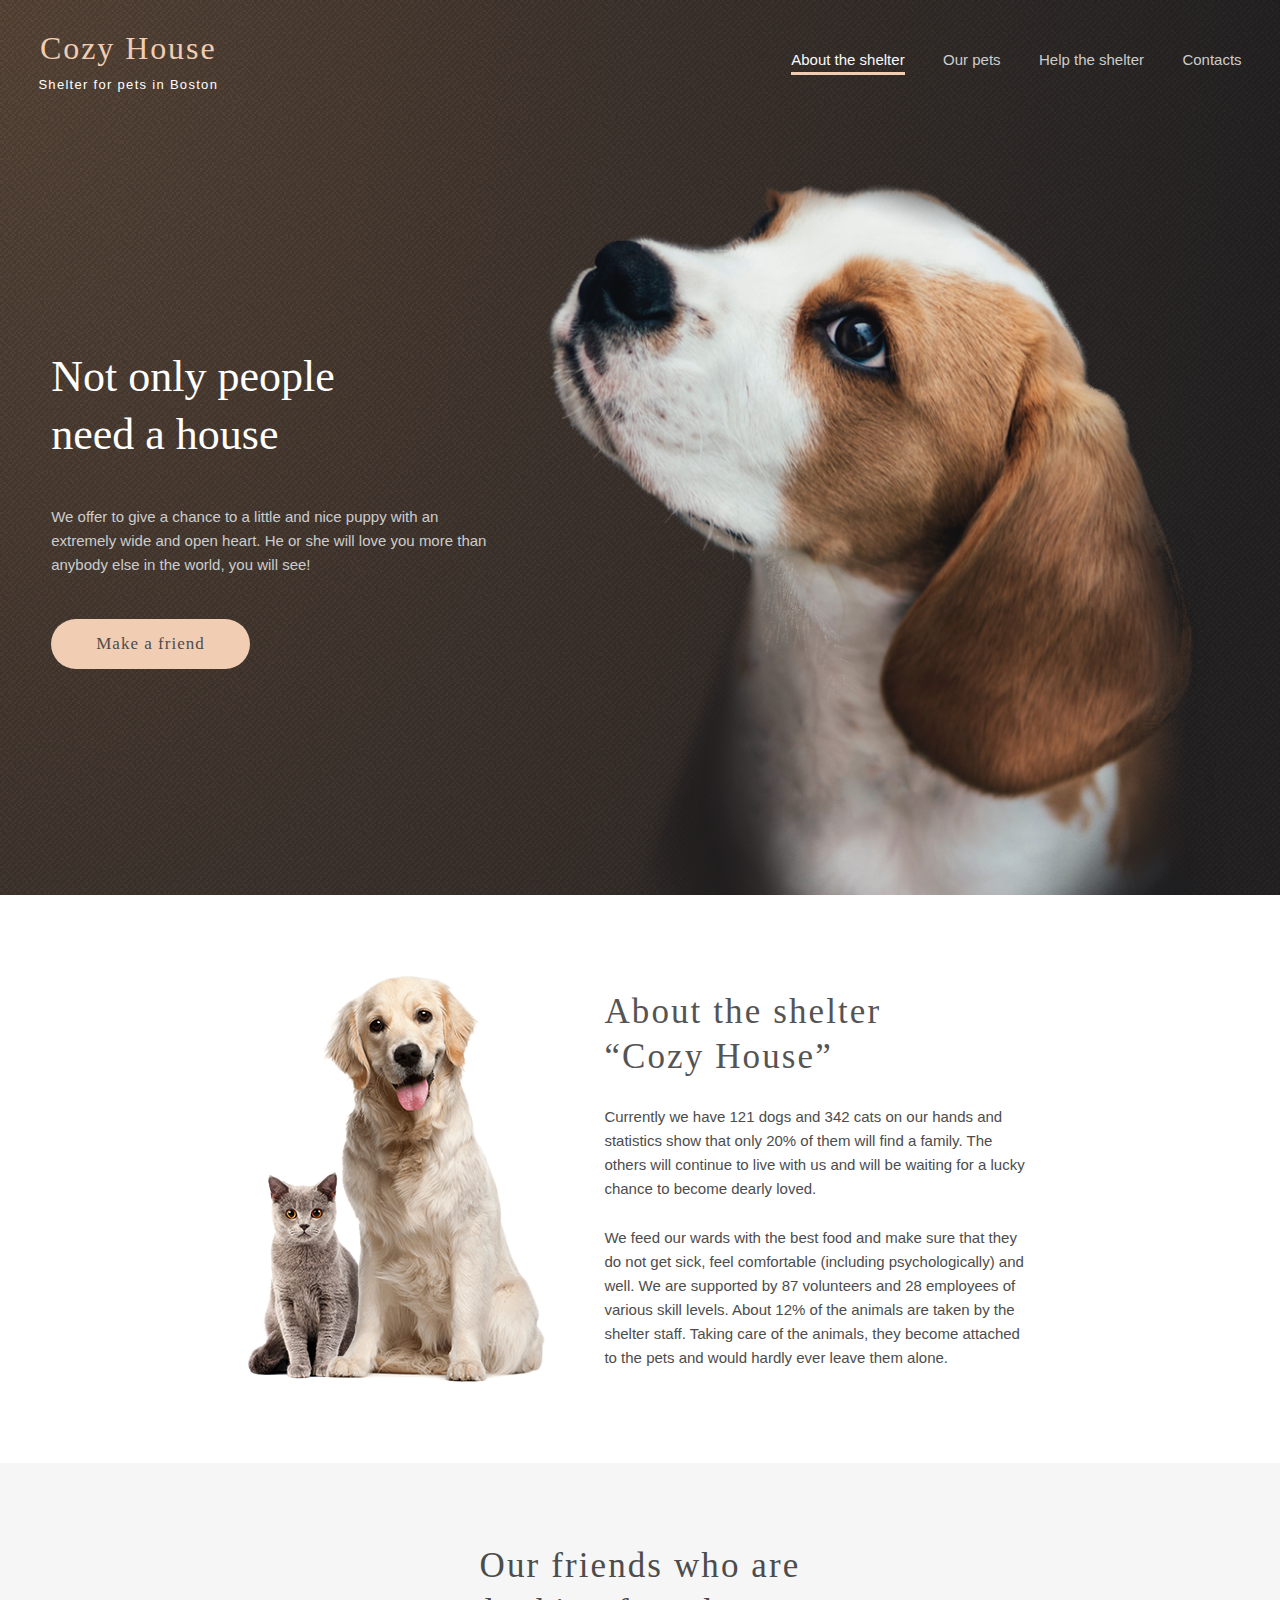
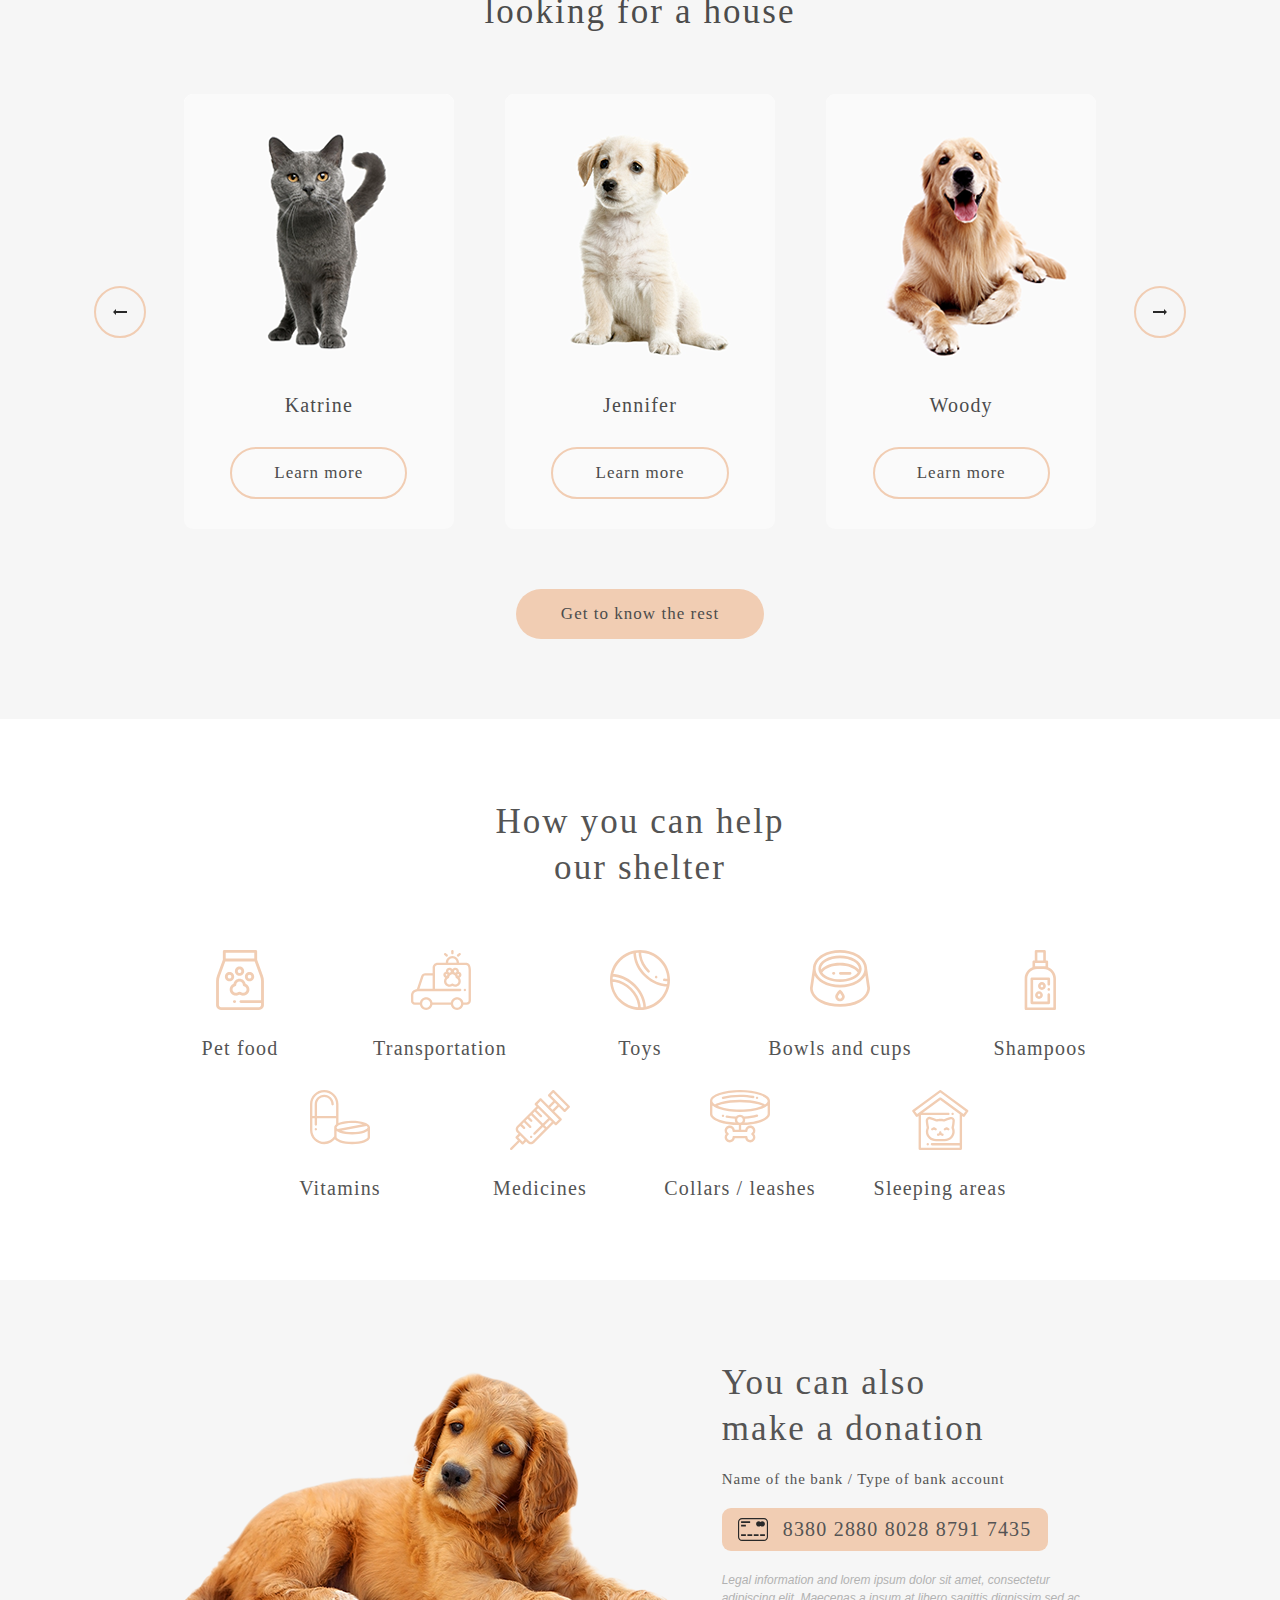
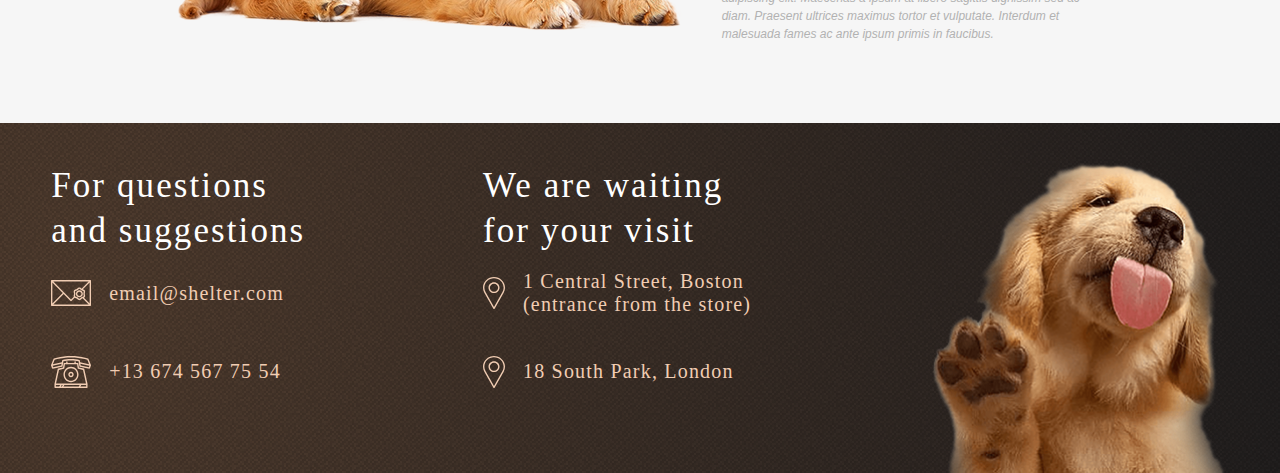
<file: shelter-v2/index.html>
<!DOCTYPE html>
<html lang="en">

<head>
    <meta charset="UTF-8">
    <meta http-equiv="X-UA-Compatible" content="IE=edge">
    <meta name="viewport" content="width=device-width, initial-scale=1.0">
    <title>Shelter v2</title>
    <link rel="icon" type="image/x-icon" href="favicon.ico">
    <link rel="stylesheet" href="./css/main.css">
</head>

<body>
    <header class="header">
        <div class="container">

            <nav class="header__nav">

                <a href="#">
                    <div class="logo">
                        <div class="logo__title">Cozy House</div>
                        <div class="logo__text">Shelter for pets in Boston</div>
                    </div>
                </a>

                <ul id="nav-menu" class="nav-links">
                    <li class="nav-links__item nav-links__item--active">About the shelter</li>
                    <li class="nav-links__item"><a href="javascript:void(0);">Our pets</a></li>
                    <li class="nav-links__item"><a href="#help">Help the shelter</a></li>
                    <li class="nav-links__item"><a href="#contacts">Contacts</a></li>
                </ul>

                <div id="menu-btn" class="nav-menu"><img src="./assets/icons/burger.svg" alt="burger"></div>

            </nav>

            <section class="header__content">

                <div class="header__column">
                    <h1>Not only people need a house</h1>
                    <p>We offer to give a chance to a little and nice puppy with an extremely wide and open heart. He or
                        she will love you more than anybody else in the world, you will see!</p>
                    <a class="button" href="#makefriend">Make a friend</a>
                </div>
                <div class="image">
                    <img src="./assets/start-screen-puppy.png" alt="dog">
                </div>

            </section>
        </div>
    </header>

    <main>
        <section class="about">
            <div class="container">
                <div class="about__content">
                    <div class="image">
                        <img src="./assets/about-pets.png" alt="Dogs">
                    </div>
                    <div>
                        <h3>About the shelter<br>“Cozy House”</h3>
                        <p>Currently we have 121 dogs and 342 cats on our hands and statistics show that only 20% of
                            them
                            will
                            find a family. The others will continue to live with us and will be waiting for a lucky
                            chance
                            to
                            become
                            dearly loved.</p>
                        <p>We feed our wards with the best food and make sure that they do not get sick, feel
                            comfortable
                            (including psychologically) and well. We are supported by 87 volunteers and 28 employees of
                            various
                            skill
                            levels. About 12% of the animals are taken by the shelter staff. Taking care of the animals,
                            they
                            become
                            attached to the pets and would hardly ever leave them alone.</p>
                    </div>
                </div>
            </div>
        </section>

        <section class="friends">
            <div class="container">
                <div class="friends__content">
                    <h3><a id="makefriend"></a>Our friends who are looking for a house</h3>
                    <div class="slider">

                        <div class="btnRound left">
                            <img src="./assets/icons/arrow-left.svg" alt="left arrow">
                        </div>

                        <div class="card card1">
                            <img src="./assets/pets/pets-katrine.png" alt="pet">
                            <h4>Katrine</h4>
                            <a class="button button--outline">Learn more</a>
                        </div>
                        <div class="card card2">
                            <img src="./assets/pets/pets-jennifer.png" alt="pet">
                            <h4>Jennifer</h4>
                            <a class="button button--outline">Learn more</a>
                        </div>
                        <div class="card card3">
                            <img src="./assets/pets/pets-woody.png" alt="pet">
                            <h4>Woody</h4>
                            <a class="button button--outline">Learn more</a>
                        </div>

                        <div class="btnRound right">
                            <img src="./assets/icons/arrow-right.svg" alt="right arrow">
                        </div>

                    </div>
                    <a class="button" href="javascript:void(0);">Get to know the rest</a>
                </div>
            </div>
        </section>

        <section class="help">
            <div class="container">
                <div class="help__content">
                    <h3><a id="help"></a>How you can help our shelter</h3>
                    <div class="help-list">
                        <div class="help-list__item">
                            <img src="./assets/icons/food.svg" alt="">
                            <h4>Pet food</h4>
                        </div>
                        <div class="help-list__item">
                            <img src="./assets/icons/transport.svg" alt="">
                            <h4>Transportation</h4>
                        </div>
                        <div class="help-list__item">
                            <img src="./assets/icons/toys.svg" alt="">
                            <h4>Toys</h4>
                        </div>
                        <div class="help-list__item">
                            <img src="./assets/icons/bowls-and-cups.svg" alt="">
                            <h4>Bowls and cups</h4>
                        </div>
                        <div class="help-list__item">
                            <img src="./assets/icons/shampoos.svg" alt="">
                            <h4>Shampoos</h4>
                        </div>
                        <div class="help-list__item">
                            <img src="./assets/icons/vitamins.svg" alt="">
                            <h4>Vitamins</h4>
                        </div>
                        <div class="help-list__item">
                            <img src="./assets/icons/medicines.svg" alt="">
                            <h4>Medicines</h4>
                        </div>
                        <div class="help-list__item">
                            <img src="./assets/icons/collars-or-leashes.svg" alt="">
                            <h4>Collars / leashes</h4>
                        </div>
                        <div class="help-list__item">
                            <img src="./assets/icons/sleeping-area.svg" alt="">
                            <h4>Sleeping areas</h4>
                        </div>
                    </div>
                </div>
            </div>
        </section>

        <section class="donat">
            <div class="container">
                <div class="donat__content">
                    <div class="image">
                        <img src="./assets/donation-dog.png" alt="Dog">
                    </div>
                    <div>
                        <h3>You can also<br>make a donation</h3>
                        <h5>Name of the bank / Type of bank account</h5>
                        <a href="javascript:void(0);" class="button button--small">
                            <img class="button__icon" src="./assets/icons/credit-card.svg" alt="credit card">
                            8380 2880 8028 8791 7435</a>
                        <p>Legal information and lorem ipsum dolor sit amet, consectetur adipiscing
                            elit.
                            Maecenas a ipsum
                            at libero sagittis dignissim sed ac diam. Praesent ultrices maximus tortor et vulputate.
                            Interdum et malesuada fames ac ante ipsum primis in faucibus.</p>
                    </div>
                </div>
            </div>
        </section>

    </main>

    <footer class="footer">
        <div class="container">
            <div class="footer__content">
                <div class="footer__column">
                    <h3><a id="contacts"></a>For questions<br>and suggestions</h3>
                    <div class="footer__line">
                        <img src="./assets/icons/mail.svg" alt="email">
                        <a href="mailto:email@shelter.com">email@shelter.com</a>
                    </div>
                    <div class="footer__line">
                        <img src="./assets/icons/phone.svg" alt="phone">
                        <a href="tel:136745677554">+13 674 567 75 54</a>
                    </div>
                </div>

                <div class="footer__column">
                    <h3>We are waiting<br>for your visit</h3>
                    <div class="footer__line">
                        <img src="./assets/icons/pin.svg" alt="email">
                        <a href="https://goo.gl/maps/95ohHWCpJMTphXge6" target="_blank">1 Central Street,
                            Boston<br>(entrance from the store)</a>
                    </div>
                    <div class="footer__line">
                        <img src="./assets/icons/pin.svg" alt="email">
                        <a href="https://goo.gl/maps/D43TNp5S1LWpiRDJ7" target="_blank">18 South Park, London</a>
                    </div>
                </div>

                <div class="image">
                    <img class="footer__dog" src="./assets/footer-puppy.png" alt="Dog">
                </div>
            </div>
        </div>
    </footer>

    <script src="script.js"></script>
</body>

</html>
</file>
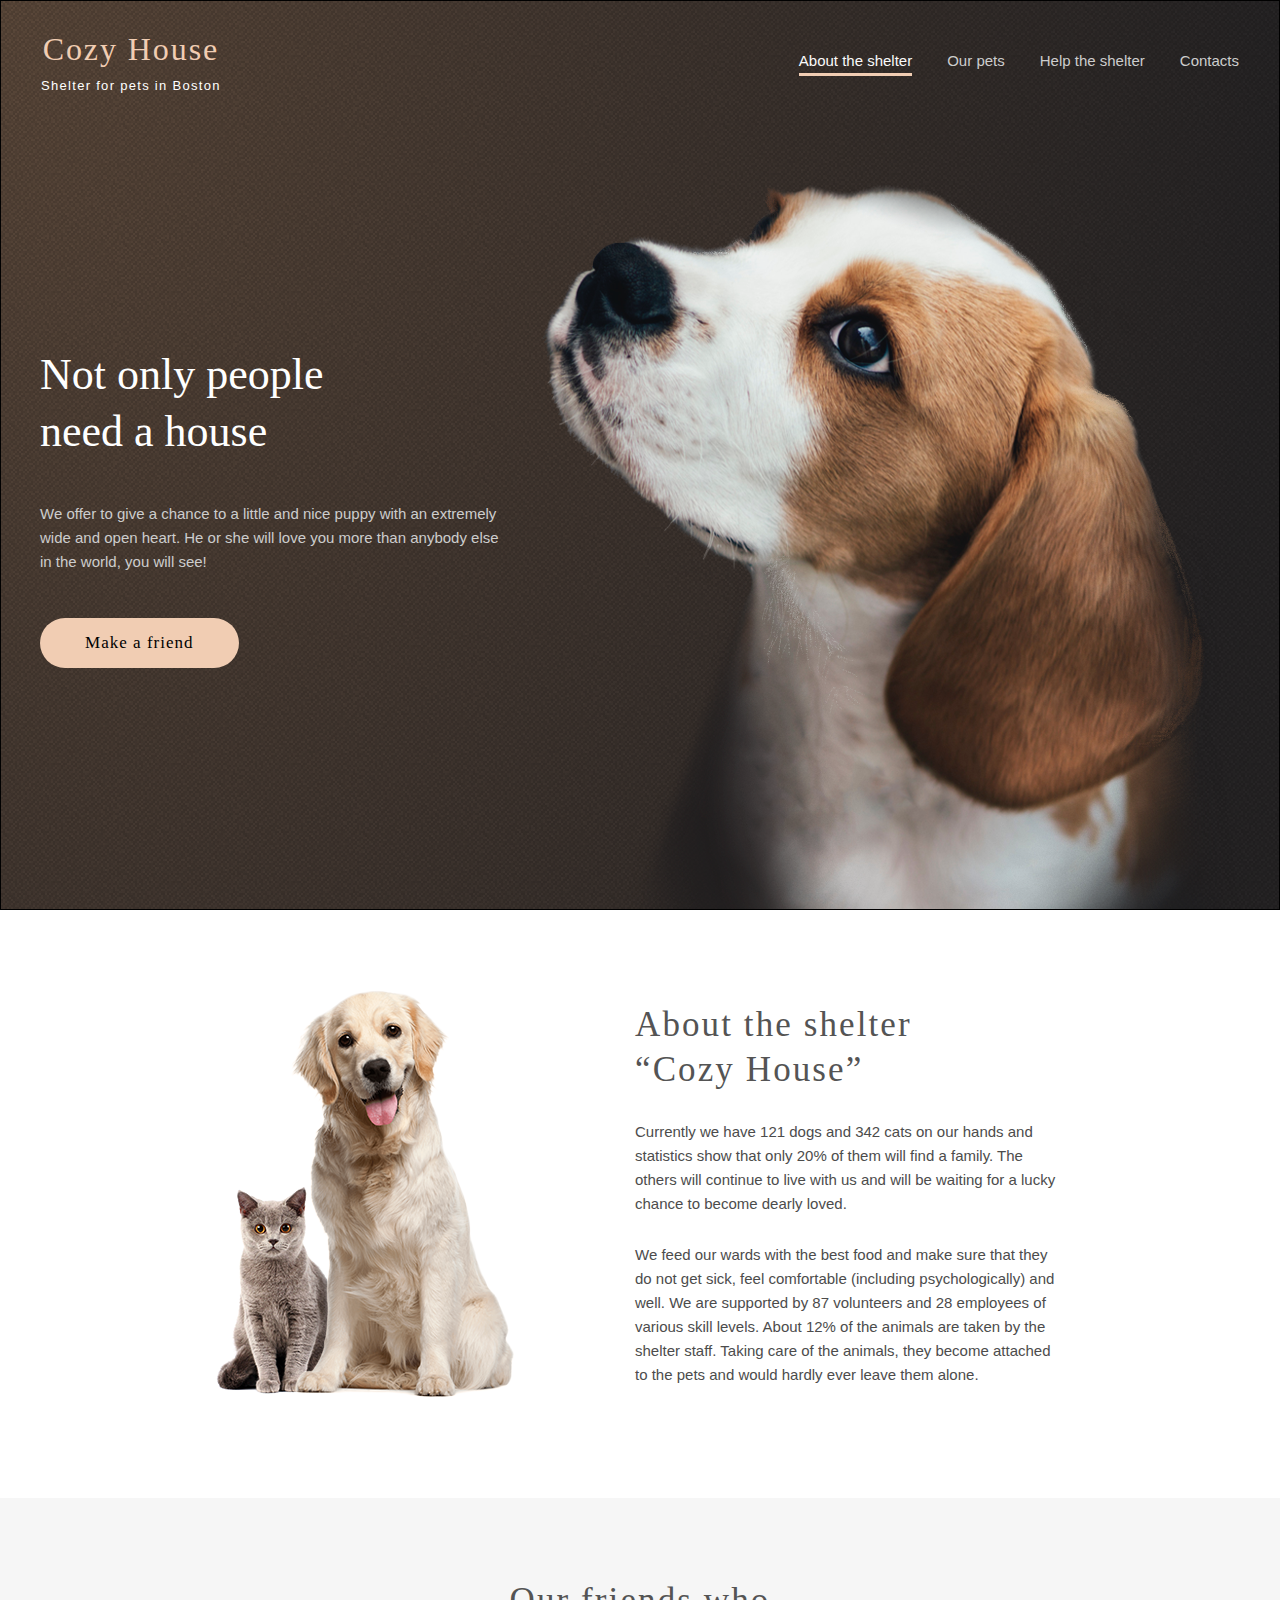
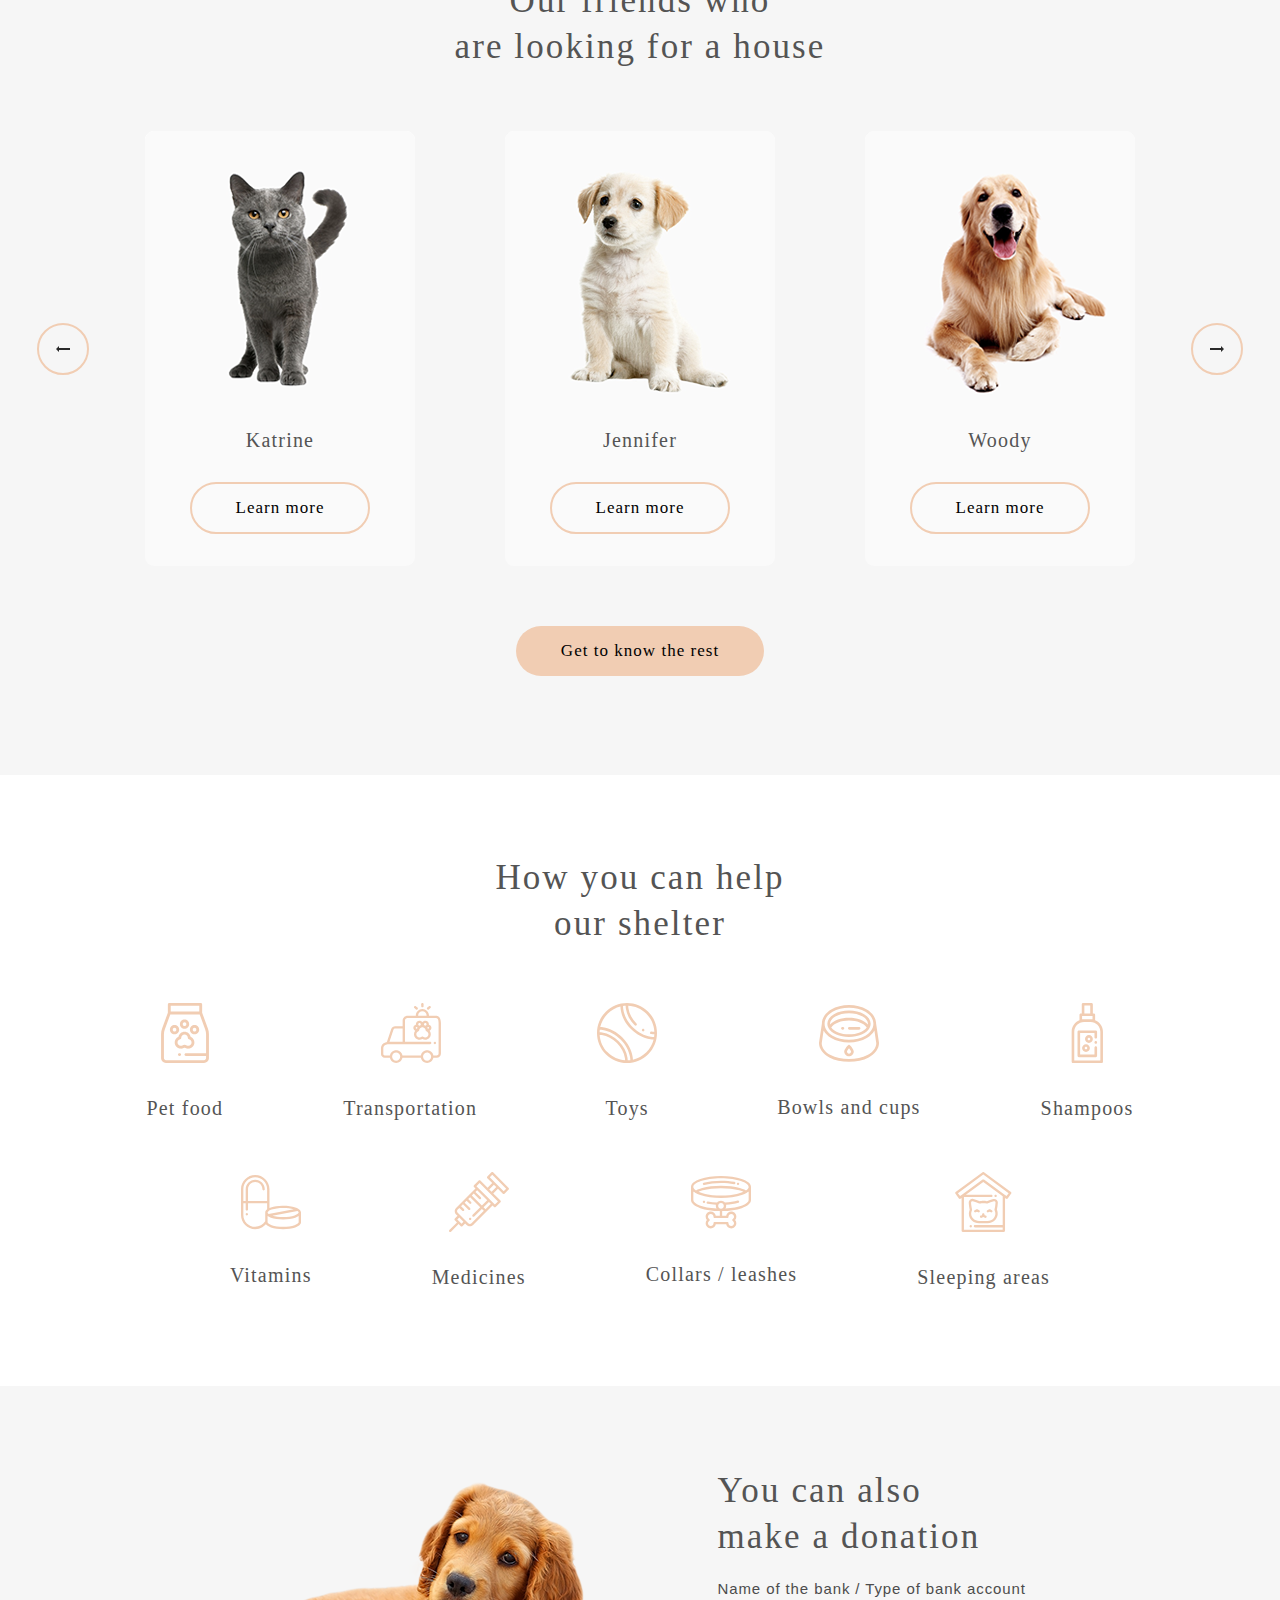
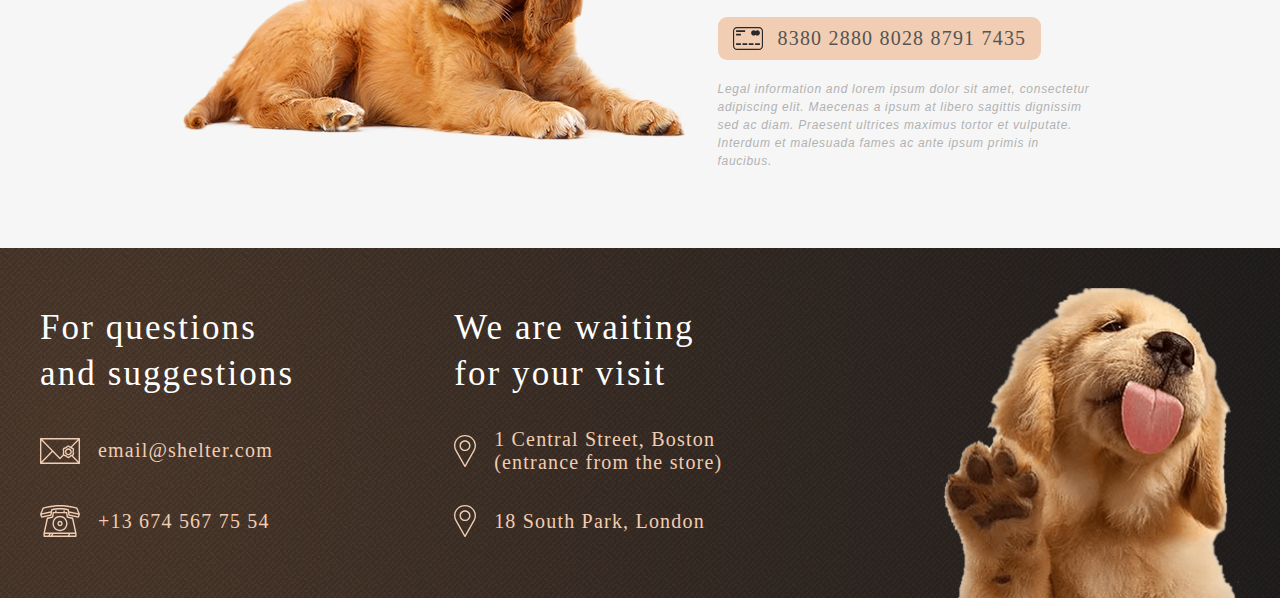
<file: shelter/index.html>
<!DOCTYPE html>
<html lang="en">

<head>
    <meta charset="UTF-8">
    <meta name="viewport" content="width=device-width, initial-scale=1.0">
    <title>Main Shelter 1 Fixed</title>
    <link rel="stylesheet" href="style.css">
    <link rel="apple-touch-icon" sizes="180x180" href="/apple-touch-icon.png">
    <link rel="icon" type="image/png" sizes="32x32" href="/favicon-32x32.png">
    <link rel="icon" type="image/png" sizes="16x16" href="/favicon-16x16.png">
    <link rel="manifest" href="/site.webmanifest">
</head>

<body>
    <div class="startScreen-bg">
        <div class="startScreen container">

            <div class="header">
                <a href="#">
                    <div class="logo">
                        <div class="logo__title">Cozy House</div>
                        <div class="logo__text">Shelter for pets in Boston</div>
                    </div>
                </a>
                <div class="navigation">
                    <ul class="navigation__list">
                        <li class="navigation__item navigation__item--active">About the shelter</li>
                        <li class="navigation__item"><a href="./pets.html">Our pets</a></li>
                        <li class="navigation__item"><a href="#help">Help the shelter</a></li>
                        <li class="navigation__item"><a href="#contacts">Contacts</a></li>
                    </ul>
                </div>
            </div>

            <div class="startScreen__content">
                <div class="startScreen__text">
                    <h1>Not only people<br>need a house</h1>
                    <p>We offer to give a chance to a little and nice puppy with an extremely wide and open heart. He or
                        she will love you more than anybody else in the world, you will see!</p>
                    <a class="button" href="#makefriend">Make a friend</a>
                </div>
                <img src="./assets/start-screen-puppy.png" alt="Big Dog">
            </div>
        </div>
    </div>
    <div class="aboutScreen">
        <div class="aboutScreen__content">
            <img src="./assets/about-pets.png" alt="Dogs">
            <div class="aboutScreen__text">
                <h3 class="aboutScreen__title">About the shelter “Cozy House”</h3>
                <p>Currently we have 121 dogs and 342 cats on our hands and statistics show that only 20% of them
                    will
                    find a family. The others will continue to live with us and will be waiting for a lucky chance
                    to
                    become
                    dearly loved.</p>
                <p>We feed our wards with the best food and make sure that they do not get sick, feel comfortable
                    (including psychologically) and well. We are supported by 87 volunteers and 28 employees of
                    various
                    skill
                    levels. About 12% of the animals are taken by the shelter staff. Taking care of the animals,
                    they
                    become
                    attached to the pets and would hardly ever leave them alone.</p>
            </div>
        </div>
    </div>

    <div class="petsScreen">
        <a id="makefriend"></a>
        <div class="petsScreen__content">
            <h3 class="petsScreen__title">Our friends who<br>
                are looking for a house</h3>

            <div class="petsScreen__slider">
                <div class="btnRound">
                    <img src="./assets/Arrow.svg" alt="left arrow">
                </div>
                <div class="petsScreen__cards">

                    <div class="card">
                        <img src="./assets/pets/pets-katrine.png" alt="pet">
                        <h4>Katrine</h4>
                        <button class="button button--outline">Learn more</button>
                    </div>
                    <div class="card">
                        <img src="./assets/pets/pets-jennifer.png" alt="pet">
                        <h4>Jennifer</h4>
                        <button class="button button--outline">Learn more</button>
                    </div>
                    <div class="card">
                        <img src="./assets/pets/pets-woody.png" alt="pet">
                        <h4>Woody</h4>
                        <button class="button button--outline">Learn more</button>
                    </div>

                </div>
                <div class="btnRound">
                    <img class="arrow--rotate" src="./assets/Arrow.svg" alt="right arrow">
                </div>

            </div>
            <a class="button" href="./pets.html">Get to know the rest</a>
        </div>
    </div>

    <div class="helpScreen-bg">
        <div class="helpScreen container">
            <a id="help"></a>
            <h3 class="helpScreen__title">How you can help<br> our shelter</h3>
            <div class="helpScreen__cards">
                <div class="smallCard">
                    <img src="./assets/food.svg" alt="">
                    <h4>Pet food</h4>
                </div>
                <div class="smallCard">
                    <img src="./assets/transport.svg" alt="">
                    <h4>Transportation</h4>
                </div>
                <div class="smallCard">
                    <img src="./assets/toys.svg" alt="">
                    <h4>Toys</h4>
                </div>
                <div class="smallCard">
                    <img src="./assets/bowls-and-cups.svg" alt="">
                    <h4>Bowls and cups</h4>
                </div>
                <div class="smallCard">
                    <img src="./assets/shampoos.svg" alt="">
                    <h4>Shampoos</h4>
                </div>
                <div class="smallCard">
                    <img src="./assets/vitamins.svg" alt="">
                    <h4>Vitamins</h4>
                </div>
                <div class="smallCard">
                    <img src="./assets/medicines.svg" alt="">
                    <h4>Medicines</h4>
                </div>
                <div class="smallCard">
                    <img src="./assets/collars-or-leashes.svg" alt="">
                    <h4>Collars / leashes</h4>
                </div>
                <div class="smallCard">
                    <img src="./assets/sleeping-area.svg" alt="">
                    <h4>Sleeping areas</h4>
                </div>
            </div>
        </div>
    </div>

    <div class="donationScreen-bg">
        <div class="donationScreen container">
            <div class="donationScreen__content">
                <img src="./assets/donation-dog.png" alt="Dogs">
                <div class="donationScreen__text">
                    <h3 class="donationScreen__title">You can also<br>make a donation</h3>
                    <p>Name of the bank / Type of bank account</p>
                    <a href="#" class="button button--small">
                        <img class="button__icon" src="./assets/credit-card.svg" alt="credit card">
                        8380 2880 8028 8791 7435</a>
                    <p class="addInfo">Legal information and lorem ipsum dolor sit amet, consectetur adipiscing
                        elit.
                        Maecenas a ipsum
                        at libero sagittis dignissim sed ac diam. Praesent ultrices maximus tortor et vulputate.
                        Interdum et malesuada fames ac ante ipsum primis in faucibus.</p>
                </div>
            </div>
        </div>
    </div>


    <div class="footer-bg">
        <div class="footer container">
            <a id="contacts"></a>
            <div class="footer__column">
                <h3 class="footer__title">
                    For questions<br>and suggestions
                </h3>
                <div class="footer__text">
                    <img class="footer__icon" src="./assets/mail.svg" alt="email">
                    <a href="mailto:email@shelter.com">email@shelter.com</a>
                </div>
                <div class="footer__text">
                    <img class="footer__icon" src="./assets/phone.svg" alt="email">
                    <a href="tel:+136745677554">+13 674 567 75 54</a>
                </div>
            </div>
            <div class="footer__column">
                <h3 class="footer__title">
                    We are waiting<br>for your visit
                </h3>
                <div class="footer__text">
                    <img class="footer__icon" src="./assets/pin.svg" alt="email">
                    <a href="https://goo.gl/maps/95ohHWCpJMTphXge6" target="_blank">1 Central Street,
                        Boston<br>(entrance from the store)</a>
                </div>
                <div class="footer__text">
                    <img class="footer__icon" src="./assets/pin.svg" alt="email">
                    <a href="https://goo.gl/maps/D43TNp5S1LWpiRDJ7" target="_blank">18 South Park, London</a>
                </div>
            </div>
            <img class="footer__dog" src="./assets/footer-puppy.png" alt="Dog">
        </div>
    </div>
    <script src="./index.js"></script>
</body>

</html>
</file>
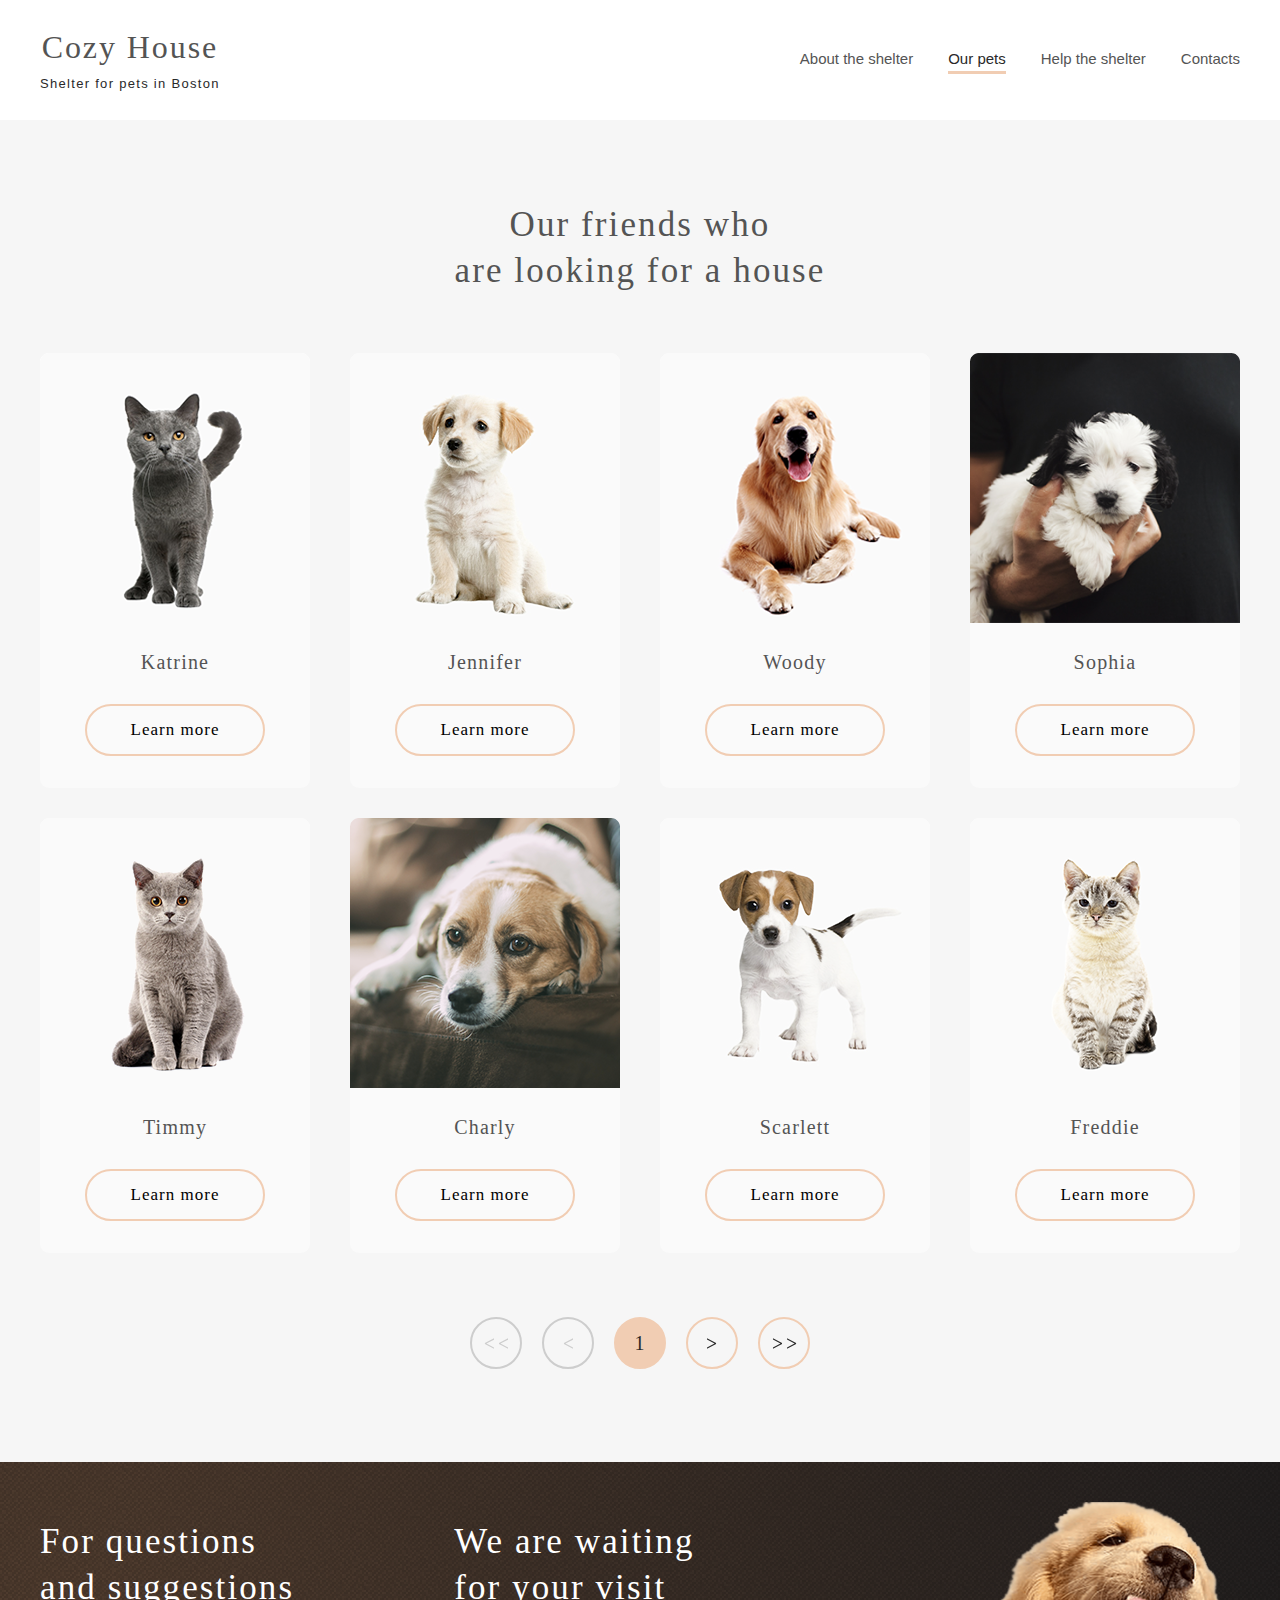
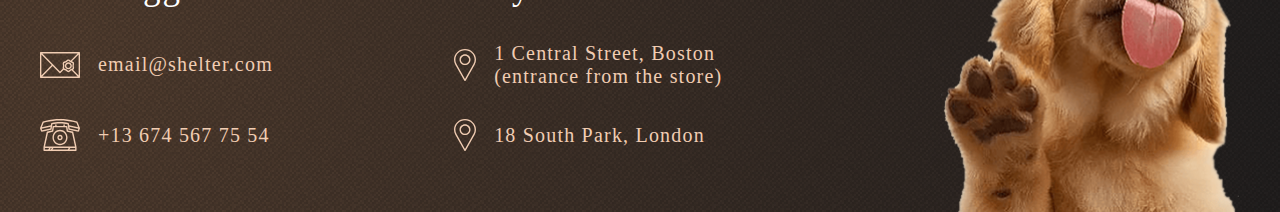
<file: shelter/pets.html>
<!DOCTYPE html>
<html lang="en">

<head>
    <meta charset="UTF-8">
    <meta name="viewport" content="width=device-width, initial-scale=1.0">
    <title>Pets Shelter 1 Fixed</title>
    <link rel="stylesheet" href="style.css">
    <link rel="apple-touch-icon" sizes="180x180" href="/apple-touch-icon.png">
    <link rel="icon" type="image/png" sizes="32x32" href="/favicon-32x32.png">
    <link rel="icon" type="image/png" sizes="16x16" href="/favicon-16x16.png">
    <link rel="manifest" href="/site.webmanifest">
</head>

<body>
    <div class="header-bg">
        <div class="header header__light container">
            <a href="./">
                <div class="logo">
                    <div class="logo__title">Cozy House</div>
                    <div class="logo__text">Shelter for pets in Boston</div>
                </div>
            </a>
            <div class="navigation">
                <ul class="navigation__list">
                    <li class="navigation__item"><a href="./">About the shelter</a></li>
                    <li class="navigation__item navigation__item--active">Our pets</li>
                    <li class="navigation__item"><a href="./#help">Help the shelter</a></li>
                    <li class="navigation__item"><a href="#contacts">Contacts</a></li>
                </ul>
            </div>
        </div>
    </div>

    <div class="petsScreenMain">
        <h1 class="petsScreenMain__title">Our friends who<br>
            are looking for a house</h1>
        <div class="petsScreenMain__cards">
            <div class="card">
                <img src="./assets/pets/pets-katrine.png" alt="pet">
                <h4>Katrine</h4>
                <button class="button button--outline">Learn more</button>
            </div>
            <div class="card">
                <img src="./assets/pets/pets-jennifer.png" alt="pet">
                <h4>Jennifer</h4>
                <button class="button button--outline">Learn more</button>
            </div>
            <div class="card">
                <img src="./assets/pets/pets-woody.png" alt="pet">
                <h4>Woody</h4>
                <button class="button button--outline">Learn more</button>
            </div>
            <div class="card">
                <img src="./assets/pets/pets-sop.png" alt="pet">
                <h4>Sophia</h4>
                <button class="button button--outline">Learn more</button>
            </div>
            <div class="card">
                <img src="./assets/pets/pets-timmy.png" alt="pet">
                <h4>Timmy</h4>
                <button class="button button--outline">Learn more</button>
            </div>
            <div class="card">
                <img src="./assets/pets/pets-charly.png" alt="pet">
                <h4>Charly</h4>
                <button class="button button--outline">Learn more</button>
            </div>
            <div class="card">
                <img src="./assets/pets/pets-scarlet.png" alt="pet">
                <h4>Scarlett</h4>
                <button class="button button--outline">Learn more</button>
            </div>
            <div class="card">
                <img src="./assets/pets/pets-fred.png" alt="pet">
                <h4>Freddie</h4>
                <button class="button button--outline">Learn more</button>
            </div>
        </div>
        <div class="pagination">
            <div class="btnRound btnRound--disabled">
                <svg width="25" height="11" viewBox="0 0 25 11" fill="none" xmlns="http://www.w3.org/2000/svg">
                    <path
                        d="M9.94687 10.7852L0.913671 6.08789V4.98438L9.94687 0.287109V1.625L2.43711 5.53125L9.94687 9.44727V10.7852ZM24.018 10.7852L14.9848 6.08789V4.98438L24.018 0.287109V1.625L16.5082 5.53125L24.018 9.44727V10.7852Z" />
                </svg>
            </div>
            <div class="btnRound btnRound--disabled">
                <svg width="10" height="11" viewBox="0 0 10 11" fill="none" xmlns="http://www.w3.org/2000/svg">
                    <path
                        d="M9.98242 10.7852L0.949219 6.08789V4.98438L9.98242 0.287109V1.625L2.47266 5.53125L9.98242 9.44727V10.7852Z" />
                </svg>
            </div>
            <div class="btnRound btnRound--current">
                <h4>1</h4>
            </div>
            <div class="btnRound">
                <svg class="arrow--rotate" width="10" height="11" viewBox="0 0 10 11" fill="none"
                    xmlns="http://www.w3.org/2000/svg">
                    <path
                        d="M9.98242 10.7852L0.949219 6.08789V4.98438L9.98242 0.287109V1.625L2.47266 5.53125L9.98242 9.44727V10.7852Z" />
                </svg>
            </div>
            <div class="btnRound">
                <svg class="arrow--rotate" width="25" height="11" viewBox="0 0 25 11" fill="none"
                    xmlns="http://www.w3.org/2000/svg">
                    <path
                        d="M9.94687 10.7852L0.913671 6.08789V4.98438L9.94687 0.287109V1.625L2.43711 5.53125L9.94687 9.44727V10.7852ZM24.018 10.7852L14.9848 6.08789V4.98438L24.018 0.287109V1.625L16.5082 5.53125L24.018 9.44727V10.7852Z" />
                </svg>
            </div>
        </div>
    </div>

    <div class="footer-bg">
        <div class="footer container">
            <a id="contacts"></a>
            <div class="footer__column">
                <h3 class="footer__title">
                    For questions<br>and suggestions
                </h3>
                <div class="footer__text">
                    <img class="footer__icon" src="./assets/mail.svg" alt="email">
                    <a href="mailto:email@shelter.com">email@shelter.com</a>
                </div>
                <div class="footer__text">
                    <img class="footer__icon" src="./assets/phone.svg" alt="email">
                    <a href="tel:+136745677554">+13 674 567 75 54</a>
                </div>
            </div>
            <div class="footer__column">
                <h3 class="footer__title">
                    We are waiting<br>for your visit
                </h3>
                <div class="footer__text">
                    <img class="footer__icon" src="./assets/pin.svg" alt="email">
                    <a href="https://goo.gl/maps/95ohHWCpJMTphXge6" target="_blank">1 Central Street,
                        Boston<br>(entrance from the store)</a>
                </div>
                <div class="footer__text">
                    <img class="footer__icon" src="./assets/pin.svg" alt="email">
                    <a href="https://goo.gl/maps/D43TNp5S1LWpiRDJ7" target="_blank">18 South Park, London</a>
                </div>
            </div>
            <img class="footer__dog" src="./assets/footer-puppy.png" alt="Dog">
        </div>
    </div>
    <script src="./index.js"></script>
</body>

</html>
</file>
<file: shelter-v2/css/main.css>
* {
  padding: 0;
  margin: 0;
  box-sizing: border-box;
}

html {
  scroll-behavior: smooth;
}

body {
  font-family: Georgia, "Times New Roman", Times, serif;
  font-style: normal;
  font-weight: 400;
  color: #4C4C4C;
}

.container {
  max-width: 1280px;
  margin: 0 auto;
}

a {
  text-decoration: none;
  color: inherit;
}

h1 {
  font-style: normal;
  font-weight: 400;
  line-height: 130%;
}
h1 {
  font-size: 35px;
}
@media screen and (min-width: 321px) {
  h1 {
    font-size: calc(2.0134228188vw + 28.5369127517px);
  }
}
@media screen and (min-width: 768px) {
  h1 {
    font-size: 44px;
  }
}

h3 {
  font-style: normal;
  font-weight: 400;
  font-size: 35px;
  line-height: 130%;
  letter-spacing: 0.06em;
}
@media screen and (max-width: 321px) {
  h3 {
    font-size: 25px;
  }
}

h4 {
  font-style: normal;
  font-weight: 400;
  font-size: 20px;
  line-height: 23px;
  letter-spacing: 0.06em;
}

h5 {
  font-style: normal;
  font-weight: 400;
  font-size: 15px;
  line-height: 110%;
  letter-spacing: 0.06em;
}

p {
  font-family: Arial, Helvetica, sans-serif;
  font-size: 15px;
  line-height: 160%;
}

.image img {
  width: 100%;
  display: block;
}

.header {
  background: url("../assets/noise_lines_transparent@2X.png"), radial-gradient(100% 215.42% at 0% 0%, #5B483A 0%, #262425 100%), #211F20;
  background-repeat: repeat;
}
.header__nav {
  padding: 30px 3vw 0;
  display: flex;
  justify-content: space-between;
  align-items: center;
  margin-bottom: 90px;
}
@media screen and (max-width: 769px) {
  .header__nav {
    margin-bottom: 0;
    padding: 30px 30px 0;
  }
}
@media screen and (max-width: 321px) {
  .header__nav {
    padding: 15px 15px 0;
  }
}
.header__content {
  padding: 0 4vw;
  display: flex;
}
.header__content .image {
  display: flex;
  align-items: flex-end;
  flex-shrink: 2;
}
@media screen and (max-width: 769px) {
  .header__content {
    flex-direction: column;
    align-items: center;
  }
  .header__content img {
    max-width: 590px;
    padding: 0 20px;
  }
}
.header__column {
  margin-right: 3vw;
  align-self: center;
}
.header__column h1 {
  color: #FFFFFF;
  margin-bottom: 42px;
  max-width: 360px;
}
@media screen and (max-width: 769px) {
  .header__column h1 {
    text-align: center;
    padding: 0 20px;
  }
}
.header__column p {
  color: #cdcdcd;
  max-width: 460px;
  margin-bottom: 42px;
}
@media screen and (max-width: 769px) {
  .header__column p {
    text-align: center;
    padding: 0 20px;
  }
}
.header__column a {
  margin-bottom: 60px;
}
@media screen and (max-width: 769px) {
  .header__column {
    margin-top: 60px;
    margin-right: 0;
    display: flex;
    flex-direction: column;
    align-items: center;
  }
}

.nav-links {
  display: flex;
  list-style-type: none;
  font-family: Arial, Helvetica, sans-serif;
  font-size: 15px;
  line-height: 160%;
  color: #cdcdcd;
}
@media screen and (max-width: 720px) {
  .nav-links {
    display: none;
  }
}
.nav-links.big {
  font-size: 32px;
  display: flex;
  flex-direction: column;
  align-items: center;
  row-gap: 40px;
  position: fixed;
  top: 0;
  right: -322px;
  width: 320px;
  background-color: #292929;
  padding: 100px 38px;
  z-index: 100;
  transition: right 0.2s ease-out;
}
.nav-links.big.fade-in {
  right: 0;
}
.nav-links.big .nav-links__item {
  margin-left: 0;
}
.nav-links__item--active {
  border-bottom: 3px solid #f1cdb3 !important;
  color: #fafafa;
}
.nav-links__item + .nav-links__item {
  margin-left: 3vw;
}

.nav-menu {
  cursor: pointer;
  display: none;
  z-index: 102;
}
@media screen and (max-width: 720px) {
  .nav-menu {
    display: block;
  }
}
.nav-menu.opened {
  position: fixed;
  top: 48px;
  right: 30px;
}
@media screen and (max-width: 321px) {
  .nav-menu.opened {
    top: 32px;
    right: 15px;
  }
}
.nav-menu.opened img {
  transform: rotate(90deg);
}

.logo {
  display: inline-flex;
  flex-direction: column;
  align-items: center;
}
.logo__title {
  font-size: 32px;
  letter-spacing: 0.06em;
  color: #f1cdb3;
  align-items: center;
  margin-bottom: 10px;
}
.logo__text {
  font-family: Arial, Helvetica, sans-serif;
  font-size: 13px;
  line-height: 15px;
  letter-spacing: 0.1em;
  color: #FFFFFF;
  align-items: center;
}

.button {
  display: inline-flex;
  flex-direction: column;
  align-items: center;
  padding: 15px 45px;
  background: #f1cdb3;
  border-radius: 100px;
  border: none;
  letter-spacing: 0.06em;
  font-size: 17px;
  cursor: pointer;
  transition: all 0.3s;
}

.button:hover {
  background: #fddcc4;
}

.button--outline {
  background: none;
  border: 2px solid #f1cdb3;
  padding: 14px 42px;
}

.button--small {
  padding: 10px 16px;
  border-radius: 9px;
  flex-direction: row;
  font-size: 20px;
  color: #545454;
}

.button__icon {
  margin-right: 15px;
}

.btnRound {
  display: flex;
  flex-direction: column;
  align-items: center;
  justify-content: center;
  cursor: pointer;
  border: 2px solid #f1cdb3;
  border-radius: 100px;
  width: 52px;
  height: 52px;
  color: #292929;
  transition: all 0.3s;
}

.btnRound:hover {
  background: #fddcc4;
  border: 2px solid #fddcc4;
}

.about {
  background-color: #FFFFFF;
}
.about h3 {
  color: #545454;
  margin-bottom: 25px;
}
@media screen and (max-width: 321px) {
  .about h3 {
    text-align: center;
  }
}
.about p {
  color: #4C4C4C;
  max-width: 430px;
  margin-bottom: 25px;
}
.about p:last-child {
  margin-bottom: 0px;
}
.about__content {
  display: flex;
  justify-content: center;
  align-items: center;
  padding: 80px 4vw;
}
.about__content .image {
  margin-right: 5%;
}
@media screen and (max-width: 321px) {
  .about__content {
    padding: 42px 4vw;
  }
}
@media screen and (max-width: 769px) {
  .about__content {
    flex-direction: column;
    align-items: center;
  }
  .about__content .image {
    order: 2;
    margin-top: 42px;
    margin-right: 0;
  }
}

.friends {
  background-color: #f6f6f6;
}
.friends h3 {
  text-align: center;
  max-width: 400px;
}
.friends__content {
  display: flex;
  flex-direction: column;
  justify-content: center;
  align-items: center;
  padding: 80px 4vw;
}
@media screen and (max-width: 321px) {
  .friends__content {
    padding: 42px 4vw;
  }
}

.slider {
  margin: 60px 40px;
  display: flex;
  justify-content: center;
  align-items: center;
}
@media screen and (max-width: 474px) {
  .slider {
    flex-direction: column;
    margin-bottom: 94px;
    position: relative;
  }
}
.slider .btnRound {
  margin: 12px;
}
@media screen and (max-width: 474px) {
  .slider .btnRound {
    position: absolute;
    top: 445px;
  }
  .slider .btnRound.left {
    left: 60px;
  }
  .slider .btnRound.right {
    right: 60px;
  }
}

.card {
  width: 270px;
  height: 435px;
  display: flex;
  flex-direction: column;
  align-items: center;
  background: #FAFAFA;
  border-radius: 9px;
  margin: 0 2vw;
}
.card h4 {
  margin: 30px 10px;
}

@media screen and (max-width: 1120px) {
  .card3 {
    display: none;
  }
}
@media screen and (max-width: 810px) {
  .card2 {
    display: none;
  }
}
.help {
  background-color: #FFFFFF;
}
.help__content {
  display: flex;
  flex-direction: column;
  justify-content: center;
  align-items: center;
  padding: 80px 4vw;
}
@media screen and (max-width: 321px) {
  .help__content {
    padding: 42px 4vw;
  }
}
.help__content h3 {
  color: #545454;
  margin-bottom: 60px;
  text-align: center;
  max-width: 310px;
}

.help-list {
  display: flex;
  justify-content: center;
  align-items: center;
  align-content: space-between;
  flex-wrap: wrap;
  row-gap: 30px;
}
.help-list__item {
  display: flex;
  flex-direction: column;
  justify-content: space-between;
  align-items: center;
  height: 110px;
  min-width: 200px;
}
@media screen and (max-width: 460px) {
  .help-list__item {
    min-width: auto;
    flex-basis: 49.5%;
  }
}
.help-list__item h4 {
  color: #545454;
}
@media screen and (max-width: 460px) {
  .help-list__item h4 {
    font-size: 15px;
  }
}

.donat {
  background-color: #f6f6f6;
}
.donat__content {
  display: flex;
  justify-content: center;
  align-items: center;
  padding: 80px 4vw;
}
@media screen and (max-width: 321px) {
  .donat__content {
    padding: 42px 4vw;
  }
}
@media screen and (max-width: 769px) {
  .donat__content {
    flex-direction: column;
  }
}
.donat__content .image {
  margin-right: 3vw;
}
.donat__content .image img {
  width: 100%;
}
@media screen and (max-width: 1025px) {
  .donat__content .image {
    flex-shrink: 7;
  }
}
@media screen and (max-width: 769px) {
  .donat__content .image {
    order: 100;
    margin-top: 42px;
    margin-right: 0;
  }
}
.donat__content h3 {
  color: #545454;
  margin-bottom: 20px;
}
@media screen and (max-width: 321px) {
  .donat__content h3 {
    text-align: center;
  }
}
.donat__content h5 {
  color: #545454;
}
@media screen and (max-width: 321px) {
  .donat__content h5 {
    text-align: center;
  }
}
.donat__content a {
  margin: 20px 0;
}
@media screen and (max-width: 395px) {
  .donat__content a {
    font-size: 15px;
  }
}
@media screen and (max-width: 321px) {
  .donat__content a {
    width: 100%;
  }
}
.donat__content p {
  font-family: Arial, Helvetica, sans-serif;
  font-style: italic;
  font-size: 12px;
  line-height: 18px;
  color: #B2B2B2;
  max-width: 380px;
}

.footer {
  background: url("../assets/noise_lines_transparent@2X.png"), radial-gradient(110.67% 538.64% at 5.73% 50%, #513d2f 0%, #1a1a1c 100%), #211f20;
  background-repeat: repeat;
}
.footer__content {
  display: flex;
  justify-content: space-between;
  padding: 40px 4vw 0;
}
@media screen and (max-width: 680px) {
  .footer__content {
    flex-direction: column;
  }
}
.footer__content .image {
  display: flex;
  align-items: flex-end;
}
@media screen and (max-width: 769px) {
  .footer__content {
    flex-wrap: wrap;
    padding: 40px 5vw 0;
  }
  .footer__content .image {
    margin: 0 auto;
  }
}
.footer__content h3 {
  color: #FFFFFF;
}
@media screen and (max-width: 680px) {
  .footer__content h3 {
    font-size: 25px;
    text-align: center;
  }
}
.footer__content a {
  font-size: 20px;
  line-height: 115%;
  letter-spacing: 0.06em;
  color: #f1cdb3;
}
@media screen and (max-width: 680px) {
  .footer__content a {
    font-size: 16px;
  }
}
.footer__column {
  flex-shrink: 0;
  display: grid;
  grid-template-rows: repeat(3, 1fr);
  height: 248px;
  padding-right: 20px;
  margin-bottom: 40px;
}
@media screen and (max-width: 680px) {
  .footer__column {
    height: 200px;
  }
}
@media screen and (max-width: 769px) {
  .footer__column {
    padding-right: 0;
  }
}
.footer__line {
  display: flex;
  align-items: center;
}
@media screen and (max-width: 680px) {
  .footer__line {
    justify-content: center;
  }
}
.footer__line img {
  margin-right: 18px;
}
</file>
<file: shelter/style.css>
:root {
    --color-primary: #f1cdb3;
    --color-primary-light: #fddcc4;
    --color-dark-l: #545454;
    --color-dark-s: #cdcdcd;
    --color-dark-3xl: #292929;
    --color-light-l: #f6f6f6;
}

* {
    padding: 0;
    margin: 0;
    box-sizing: border-box;
}
html {
    scroll-behavior: smooth;
}
body {
    background: rgb(71, 89, 154);
}

h1,
h2 {
    font-family: 'Georgia';
    font-style: normal;
    font-weight: 400;
    font-size: 44px;
    line-height: 130%;
    color: #ffffff;
}
h3,
.petsScreenMain__title {
    font-family: 'Georgia';
    font-style: normal;
    font-weight: 400;
    font-size: 35px;
    line-height: 130%;
    letter-spacing: 0.06em;
}
h4 {
    font-family: 'Georgia';
    font-style: normal;
    font-weight: 400;
    font-size: 20px;
    line-height: 115%;
    letter-spacing: 0.06em;
}
p {
    font-family: 'Arial';
    font-size: 15px;
    line-height: 160%;
}
a {
    text-decoration: none;
    color: inherit;
}

.button {
    display: inline-flex;
    flex-direction: column;
    align-items: center;
    padding: 15px 45px;
    background: var(--color-primary);
    border-radius: 100px;
    border: none;
    font-family: 'Georgia';
    letter-spacing: 0.06em;
    font-size: 17px;
    cursor: pointer;
    transition: all 0.3s;
}
.button:hover {
    background: var(--color-primary-light);
}
.button--outline {
    background: none;
    border: 2px solid var(--color-primary);
    padding: 14px 43px;
}
.button--small {
    padding: 10px 15px;
    border-radius: 9px;
    flex-direction: row;
    font-size: 20px;
    color: #545454;
}
.button__icon {
    margin-right: 15px;
}

.container {
    max-width: 1280px;
    margin: 0 auto;
}

.header {
    display: flex;
    justify-content: space-between;
    align-items: center;
}
.header-bg {
    background-color: white;
}
.header__light {
    height: 120px;
    padding: 30px 40px;
    background: white;
}

.logo {
    display: flex;
    flex-direction: column;
    align-items: center;
}
.logo__title {
    font-size: 32px;
    color: #f1cdb3;
    letter-spacing: 0.06em;
    font-family: 'Georgia';
    margin-bottom: 10px;
}
.header__light .logo__title {
    color: var(--color-dark-l);
}
.logo__text {
    font-size: 13px;
    color: white;
    letter-spacing: 0.1em;
    font-family: 'Arial';
}
.header__light .logo__text {
    color: var(--color-dark-3xl);
}
.navigation__list {
    display: flex;
    list-style-type: none;
}
.navigation__item {
    color: #cdcdcd;
    margin-left: 35px;
    font-family: 'Arial';
    font-size: 15px;
    line-height: 160%;
    transition: all 0.3s;
    border-bottom: 3px solid #f1cdb300;
}
.navigation__item:hover {
    border-bottom: 3px solid #f1cdb388;
}
.navigation__item--active {
    border-bottom: 3px solid #f1cdb3 !important;
    color: #fafafa;
}
.header__light .navigation__item {
    color: var(--color-dark-l);
}
.header__light .navigation__item--active {
    color: var(--color-dark-3xl);
}

.startScreen {
    height: 908px;
    padding: 30px 40px 0 40px;
    overflow: hidden;
}
.startScreen-bg {
    border: 1px solid #000000;
    box-shadow: 0px 4px 4px rgba(0, 0, 0, 0.25);
    background: url(./assets/noise_lines_transparent@2X.png),
        radial-gradient(100% 215.42% at 0% 0%, #5b483a 0%, #262425 100%), #211f20;
    background-repeat: repeat;
}
.startScreen__content {
    margin-top: 90px;
    display: flex;
    justify-content: center;
}
.startScreen__text {
    margin-top: 163px;
    margin-right: 42px;
    width: 460px;
    height: min-content;
}
.startScreen__text p {
    color: #cdcdcd;
    margin-top: 42px;
    margin-bottom: 44px;
    width: 460px;
}

.aboutScreen {
    height: 588px;
    background: white;
    display: flex;
    justify-content: center;
    align-items: flex-start;
}
.aboutScreen__content {
    margin-top: 80px;
    display: flex;
    align-items: center;
}
.aboutScreen__text {
    width: 430px;
    margin-left: 120px;
}
.aboutScreen__title {
    color: #545454;
    width: 370px;
}
.aboutScreen__text p {
    color: #4c4c4c;
    margin-top: 27px;
}

.petsScreen {
    height: 877px;
    background: #f6f6f6;
    display: flex;
    justify-content: center;
    align-items: flex-start;
}
.petsScreen__content {
    margin-top: 80px;
    display: flex;
    flex-direction: column;
    justify-content: center;
    align-items: center;
}
.petsScreen__title {
    color: #545454;
    text-align: center;
    margin-bottom: 62px;
}

.petsScreen__cards {
    display: flex;
    justify-content: center;
    align-items: center;
    margin-left: 56px;
    margin-right: 56px;
    gap: 90px;
}
.petsScreen__arrow {
    display: flex;
    flex-direction: column;
    align-items: center;
    padding: 23px 19px;
    border: 2px solid #f1cdb3;
    border-radius: 100px;
    width: 52px;
    height: 52px;
}
.arrow--rotate {
    transform: rotate(180deg);
}
.petsScreen__slider {
    display: flex;
    align-items: center;
    margin-bottom: 60px;
}
.card {
    display: flex;
    flex-direction: column;
    align-items: center;
    background: #fafafa;
    /* padding: 23px 38px; */
    border-radius: 9px;
    width: 270px;
    height: 435px;
    /* border: 1px solid red; */
}
.card:hover .button--outline {
    background: var(--color-primary-light);
    border-color: var(--color-primary-light);

    /* background-color: red; */
}
.card h4 {
    font-family: 'Georgia';
    font-size: 20px;
    font-style: normal;
    font-weight: 400;
    letter-spacing: 0.06em;
    color: #545454;
    margin: 28px 0 30px;
}

.helpScreen {
    height: 611px;
    display: flex;
    flex-direction: column;
    justify-content: flex-start;
    align-items: center;
}
.helpScreen-bg {
    background: white;
}
.helpScreen__title {
    color: #545454;
    width: 400px;
    text-align: center;
    margin-top: 80px;
    margin-bottom: 31px;
}
.helpScreen__cards {
    display: flex;
    justify-content: center;
    align-items: center;
    flex-wrap: wrap;
}
.smallCard {
    display: flex;
    flex-direction: column;
    justify-content: center;
    align-items: center;
    padding: 26px 60px;
    margin-bottom: 0px;
}
.smallCard h4 {
    font-family: 'Georgia';
    font-style: normal;
    font-weight: 400;
    font-size: 20px;
    letter-spacing: 0.06em;
    color: #545454;
    margin-top: 34px;
}

.donationScreen {
    height: 462px;
    display: flex;
    justify-content: center;
    align-items: flex-start;
}
.donationScreen-bg {
    width: 100%;
    background: var(--color-light-l);
}
.donationScreen__content {
    margin-top: 82px;
    display: flex;
    align-items: center;
}
.donationScreen__content > img {
    margin-top: -16px;
}
.donationScreen__text {
    width: 380px;
    margin-left: 30px;
}
.donationScreen__title {
    color: #545454;
    width: 370px;
    margin-bottom: 18px;
}
.donationScreen__text p {
    font-family: 'Arial';
    font-size: 15px;
    line-height: 160%;
    letter-spacing: 0.06em;
    color: #4c4c4c;
    margin-bottom: 16px;
}
.donationScreen__text .addInfo {
    font-family: 'Arial';
    font-style: italic;
    font-weight: 400;
    font-size: 12px;
    line-height: 18px;
    color: #b2b2b2;
    margin-top: 20px;
    margin-bottom: 0;
}

.footer {
    height: 350px;
    display: flex;
    padding: 57px 40px;
    justify-content: start;
    align-items: flex-start;
    position: relative;
}
.footer-bg {
    background: url(./assets/noise_lines_transparent@2X.png),
        radial-gradient(110.67% 538.64% at 5.73% 50%, #513d2f 0%, #1a1a1c 100%), #211f20;
    background-repeat: repeat;
}
.footer__title {
    color: #ffffff;
}
.footer__text {
    display: flex;
    align-items: center;
    font-family: 'Georgia';
    font-style: normal;
    font-weight: 400;
    font-size: 20px;
    line-height: 115%;
    letter-spacing: 0.06em;
    color: var(--color-primary);
}
.footer__text:hover {
    color: var(--color-primary-light);
}
.footer__column {
    display: flex;
    flex-direction: column;
    justify-content: space-between;
    margin-right: 160px;
    height: 232px;
}
.footer__icon {
    margin-right: 18px;
}
.footer__dog {
    position: absolute;
    bottom: 0;
    right: 40px;
}

.petsScreenMain {
    height: 1342px;
    background: var(--color-light-l);
    display: flex;
    flex-direction: column;
    align-items: center;
}
.petsScreenMain__title {
    color: var(--color-dark-l);
    text-align: center;
    margin-top: 82px;
    margin-bottom: 60px;
}
.petsScreenMain__cards {
    width: 1200px;
    flex-wrap: wrap;
    display: flex;
    justify-content: space-between;
    align-items: center;
    margin-bottom: 34px;
}
.petsScreenMain__cards .card {
    margin-bottom: 30px;
}

.pagination {
    display: flex;
    justify-content: space-between;
    width: 340px;
}

.btnRound {
    display: flex;
    flex-direction: column;
    align-items: center;
    justify-content: center;
    cursor: pointer;
    border: 2px solid var(--color-primary);
    border-radius: 100px;
    width: 52px;
    height: 52px;
    color: var(--color-dark-3xl);
    transition: all 0.3s;
}
.btnRound:hover {
    background: var(--color-primary-light);
    border: 2px solid var(--color-primary-light);
}
.btnRound svg {
    fill: var(--color-dark-3xl);
}
.btnRound--disabled {
    border: 2px solid var(--color-dark-s) !important;
    cursor: default !important;
    background: none !important;
}
.btnRound--disabled svg {
    fill: var(--color-dark-s);
}
.btnRound--current {
    background-color: var(--color-primary) !important;
    cursor: default !important;
    border: 2px solid var(--color-primary) !important;
}
</file>
